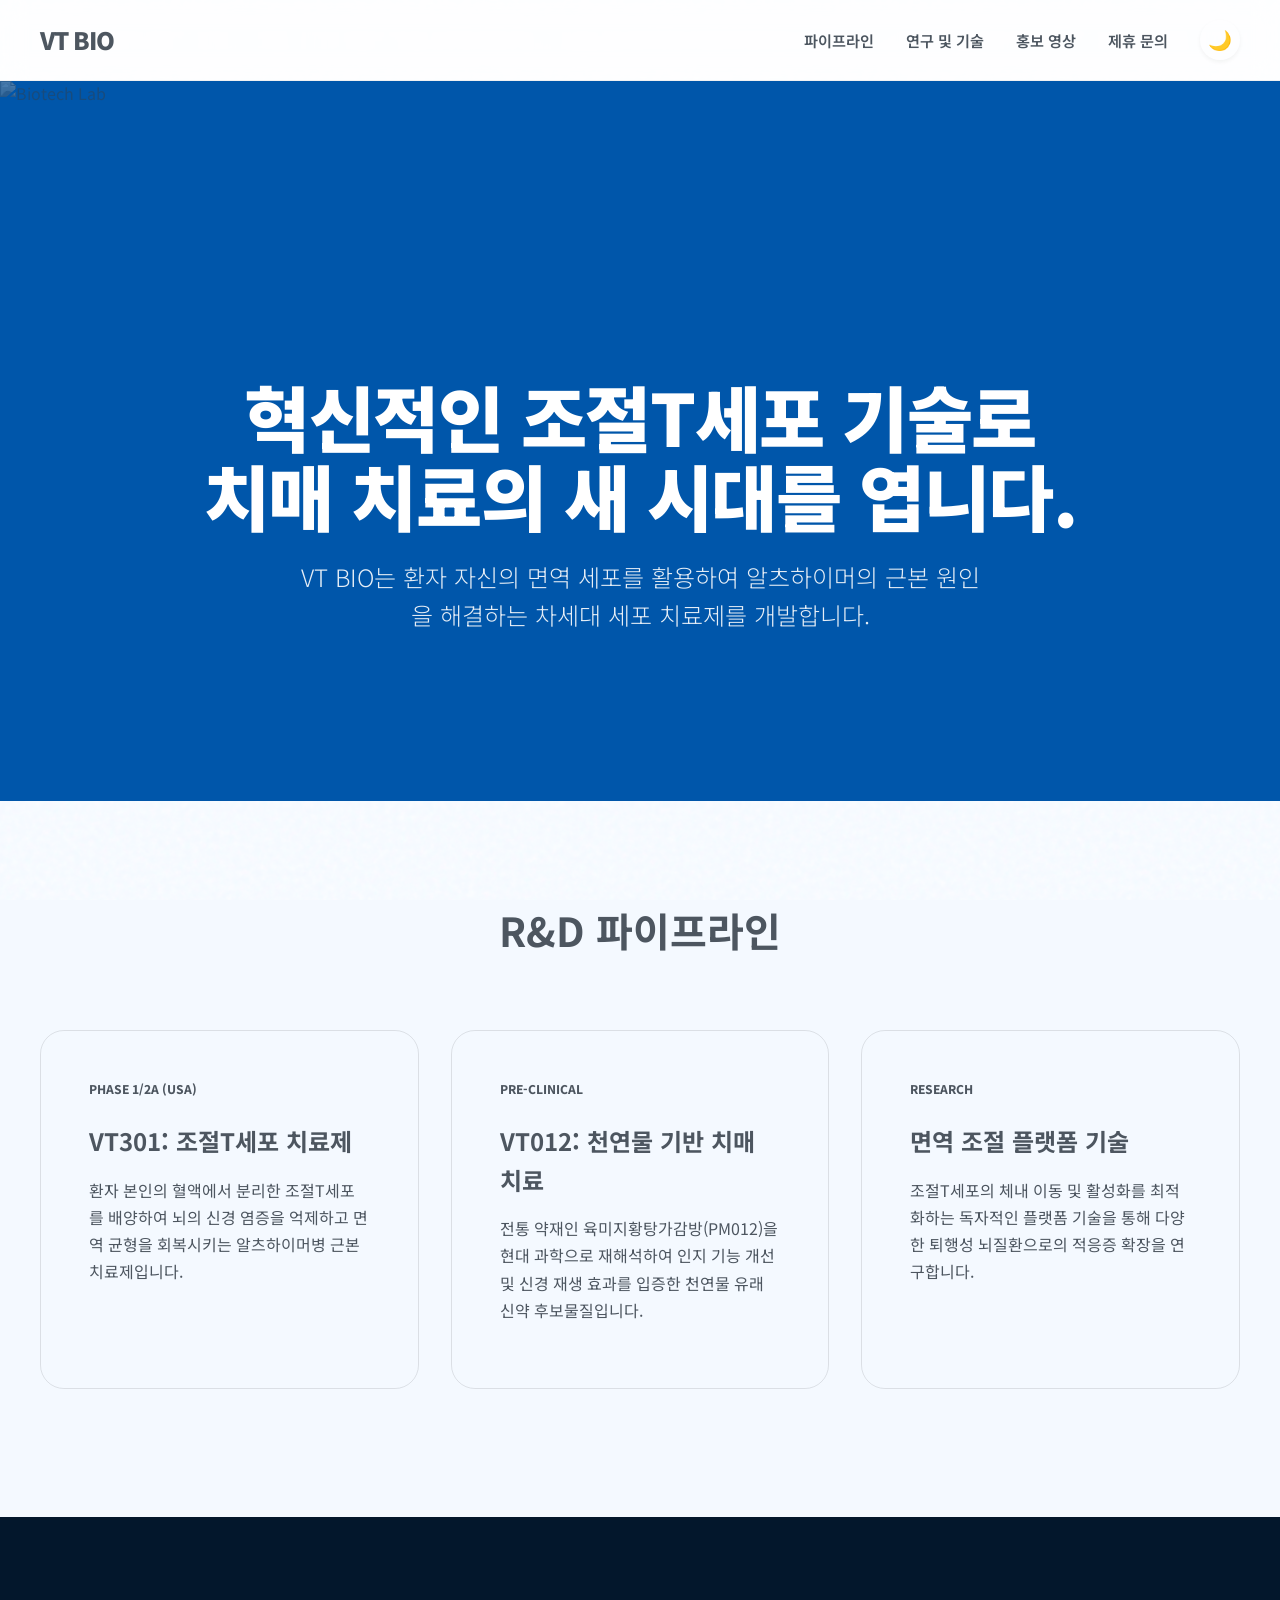
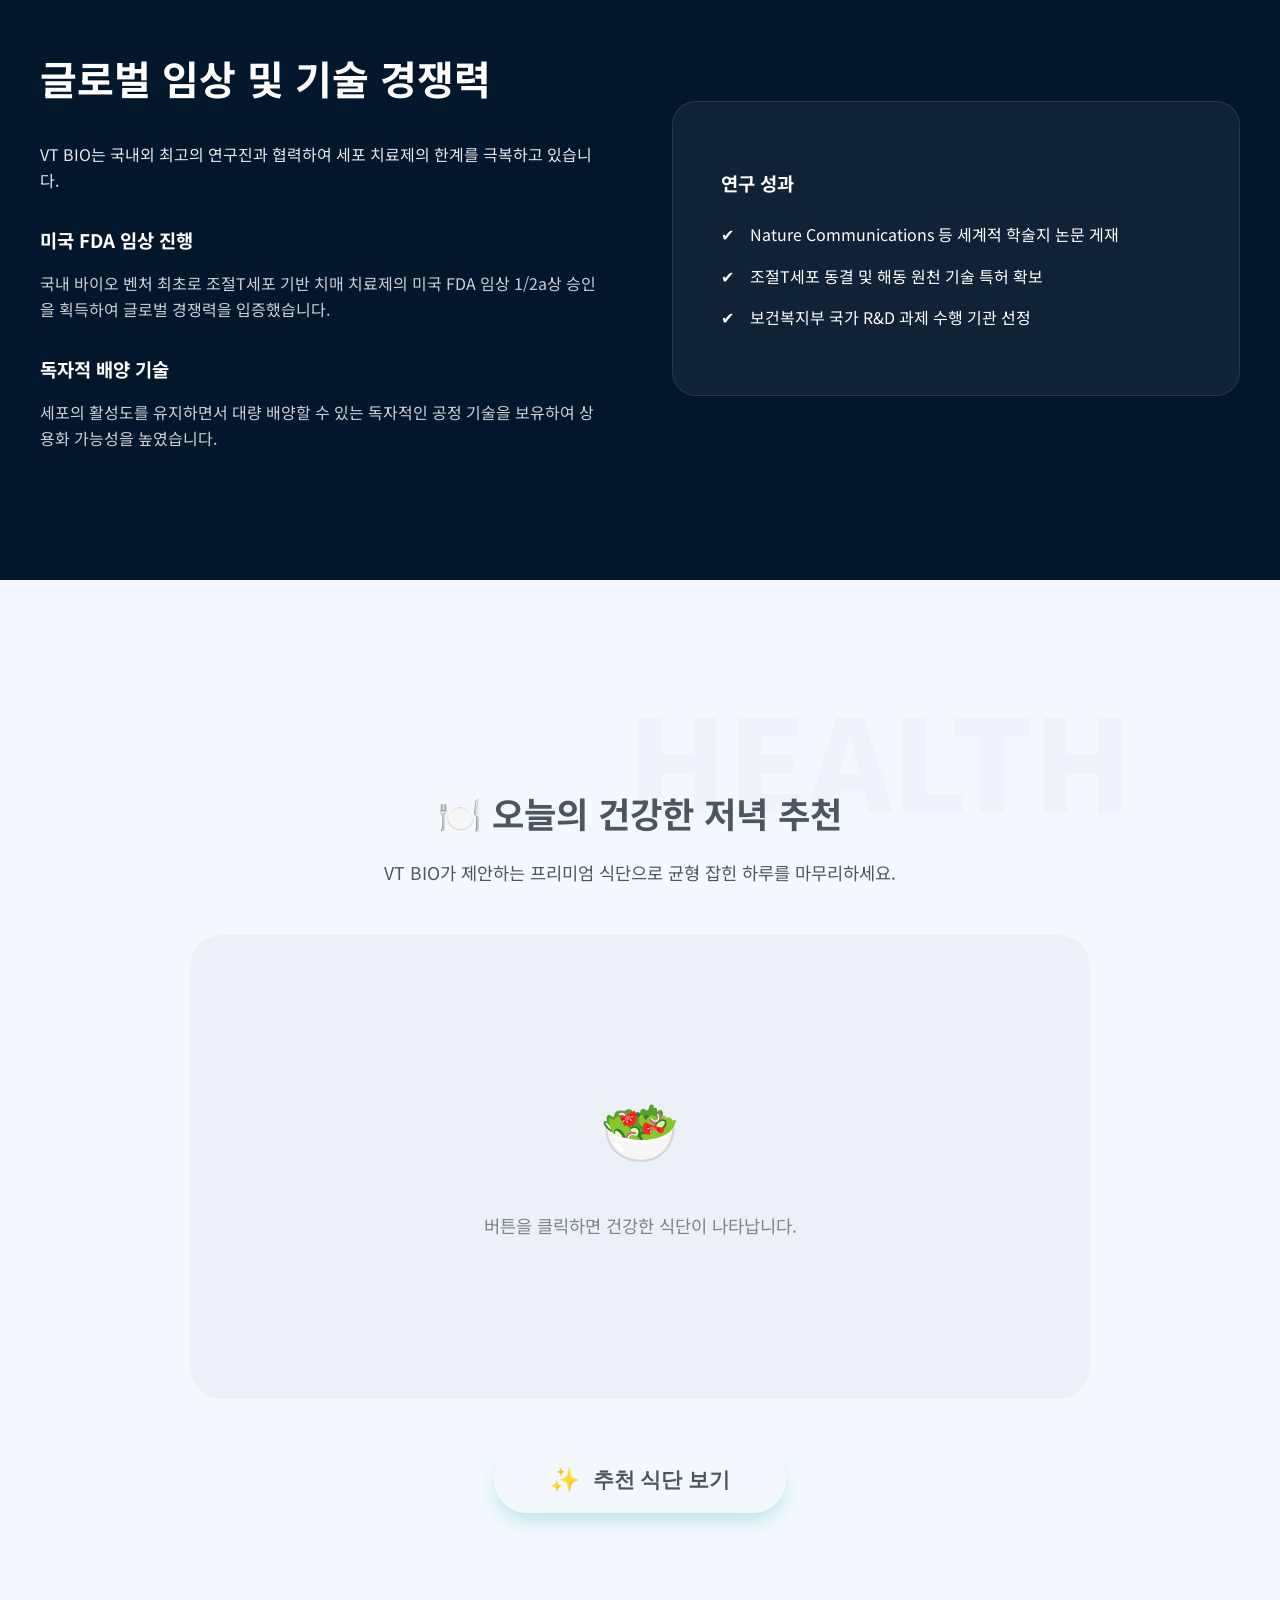
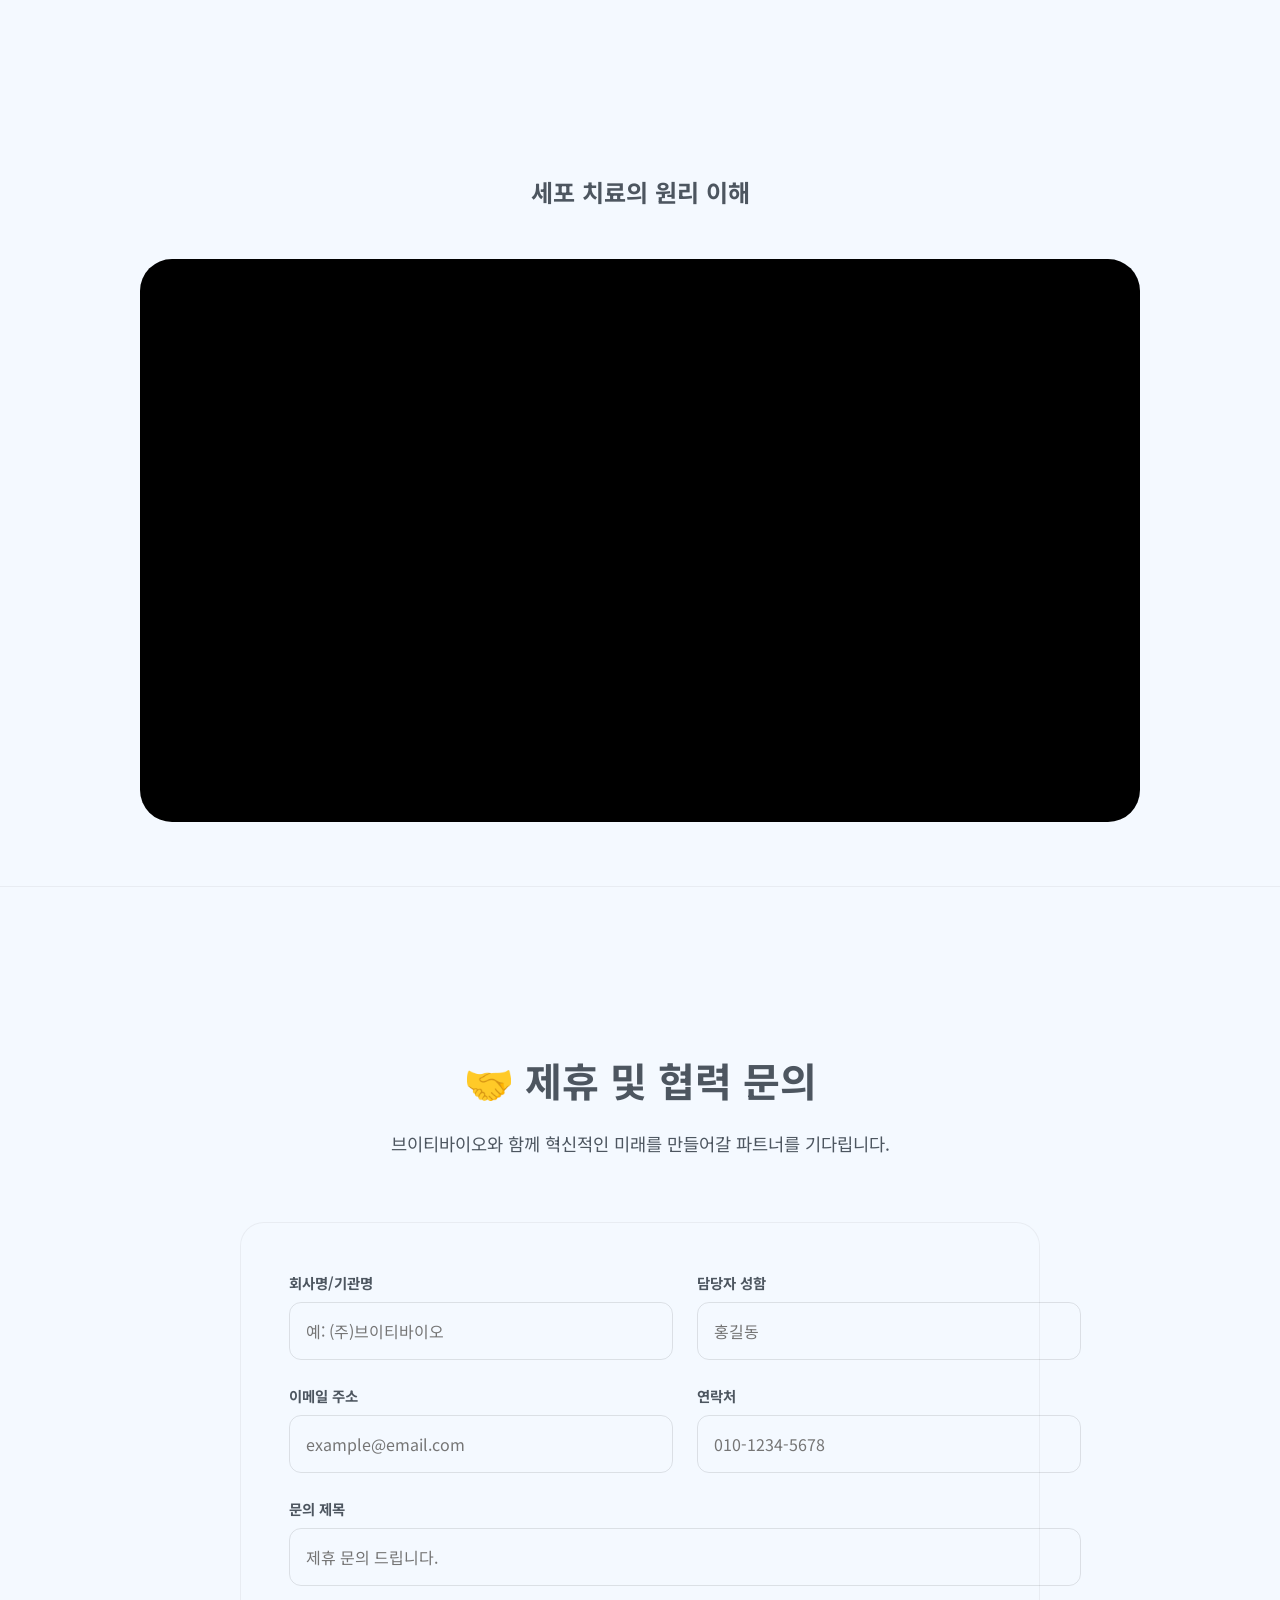
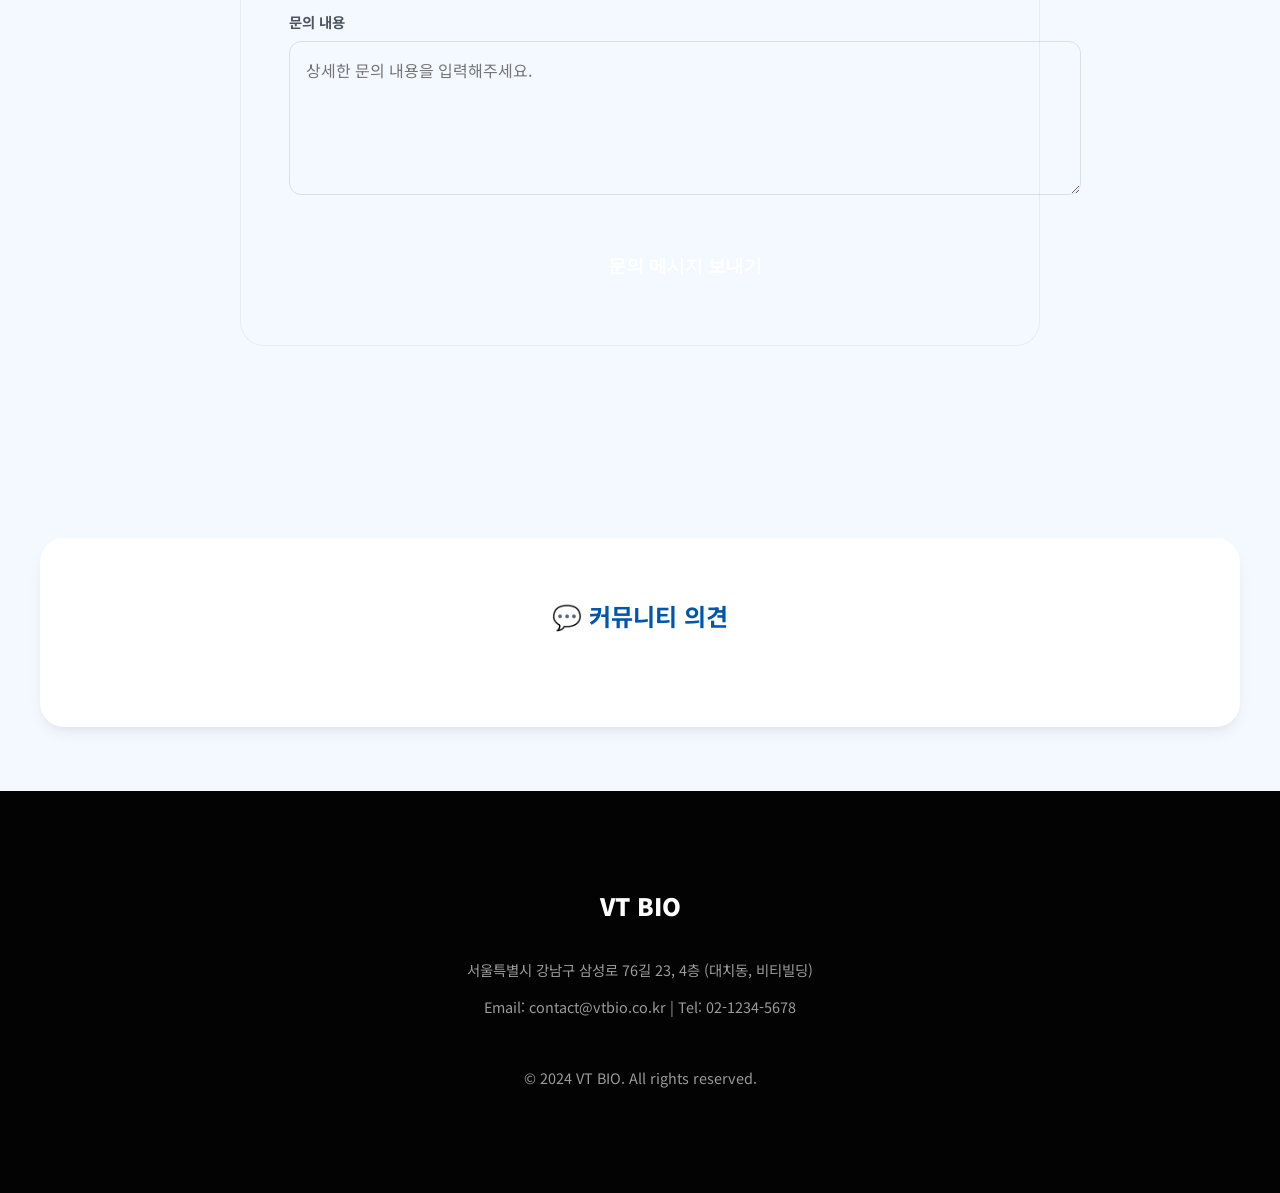
<file: index.html>
<!DOCTYPE html>
<html lang="ko">
<head>
    <meta charset="UTF-8">
    <meta name="viewport" content="width=device-width, initial-scale=1.0">

    <!-- Primary SEO -->
    <title>VT BIO | 혁신적인 조절T세포 치료제 - 알츠하이머 세포 치료제 개발</title>
    <meta name="description" content="VT BIO는 환자 자신의 면역 세포를 활용한 조절T세포(Treg) 기반 알츠하이머 치료제를 개발합니다. 미국 FDA 임상 1/2a상 승인 획득, 국내 바이오 벤처 최초 글로벌 임상 진행.">
    <meta name="keywords" content="VT BIO, 브이티바이오, 조절T세포, Treg, 알츠하이머, 치매 치료제, 세포 치료제, 면역 세포 치료, 신경 염증, FDA 임상, 바이오텍">
    <meta name="robots" content="index, follow">
    <link rel="canonical" href="https://ddbread.com/">

    <!-- Open Graph (SNS 공유용) -->
    <meta property="og:type" content="website">
    <meta property="og:url" content="https://ddbread.com/">
    <meta property="og:title" content="VT BIO | 혁신적인 조절T세포 치료제">
    <meta property="og:description" content="환자 자신의 면역 세포를 활용해 알츠하이머의 근본 원인을 해결하는 차세대 세포 치료제를 개발합니다. 미국 FDA 임상 1/2a상 승인 획득.">
    <meta property="og:image" content="https://ddbread.com/og-image.png">
    <meta property="og:locale" content="ko_KR">
    <meta property="og:site_name" content="VT BIO">

    <!-- Twitter Card -->
    <meta name="twitter:card" content="summary_large_image">
    <meta name="twitter:title" content="VT BIO | 혁신적인 조절T세포 치료제">
    <meta name="twitter:description" content="환자 자신의 면역 세포를 활용해 알츠하이머의 근본 원인을 해결하는 차세대 세포 치료제를 개발합니다.">
    <meta name="twitter:image" content="https://ddbread.com/og-image.png">

    <!-- JSON-LD 구조화 데이터 -->
    <script type="application/ld+json">
    {
      "@context": "https://schema.org",
      "@type": "Organization",
      "name": "VT BIO",
      "alternateName": "브이티바이오",
      "url": "https://ddbread.com/",
      "logo": "https://ddbread.com/favicon.ico",
      "description": "조절T세포(Treg) 기반 알츠하이머 치매 치료제를 개발하는 바이오텍 기업. 미국 FDA 임상 1/2a상 승인 획득.",
      "address": {
        "@type": "PostalAddress",
        "streetAddress": "삼성로 76길 23, 4층 (대치동, 비티빌딩)",
        "addressLocality": "강남구",
        "addressRegion": "서울특별시",
        "addressCountry": "KR"
      },
      "contactPoint": {
        "@type": "ContactPoint",
        "email": "contact@vtbio.co.kr",
        "telephone": "+82-2-1234-5678",
        "contactType": "customer service",
        "availableLanguage": "Korean"
      },
      "sameAs": []
    }
    </script>

    <link rel="icon" href="favicon.ico" type="image/x-icon">
    <link rel="stylesheet" href="style.css">
    <!-- Google Fonts: preload로 렌더 블로킹 제거 -->
    <link rel="preconnect" href="https://fonts.googleapis.com">
    <link rel="preconnect" href="https://fonts.gstatic.com" crossorigin>
    <link rel="preload" as="style" href="https://fonts.googleapis.com/css2?family=Noto+Sans+KR:wght@100..900&display=swap" onload="this.onload=null;this.rel='stylesheet'">
    <noscript><link rel="stylesheet" href="https://fonts.googleapis.com/css2?family=Noto+Sans+KR:wght@100..900&display=swap"></noscript>

    <!-- Google tag (gtag.js) -->
    <script async src="https://www.googletagmanager.com/gtag/js?id=G-9YC3QWQ4EG"></script>
    <script>
      window.dataLayer = window.dataLayer || [];
      function gtag(){dataLayer.push(arguments);}
      gtag('js', new Date());
      gtag('config', 'G-9YC3QWQ4EG');
    </script>
</head>
<body>
    <!-- SEO용 정적 콘텐츠 (검색엔진 크롤러가 읽는 콘텐츠) -->
    <div id="seo-content" style="position:absolute;width:1px;height:1px;overflow:hidden;clip:rect(0,0,0,0);white-space:nowrap;">
      <h1>혁신적인 조절T세포 기술로 치매 치료의 새 시대를 엽니다</h1>
      <p>VT BIO는 환자 자신의 면역 세포를 활용하여 알츠하이머의 근본 원인을 해결하는 차세대 세포 치료제를 개발합니다.</p>
      <h2>R&D 파이프라인</h2>
      <h3>VT301: 조절T세포 치료제 (Phase 1/2a, USA)</h3>
      <p>환자 본인의 혈액에서 분리한 조절T세포를 배양하여 뇌의 신경 염증을 억제하고 면역 균형을 회복시키는 알츠하이머병 근본 치료제입니다.</p>
      <h3>VT012: 천연물 기반 치매 치료 (Pre-clinical)</h3>
      <p>전통 약재인 육미지황탕가감방(PM012)을 현대 과학으로 재해석하여 인지 기능 개선 및 신경 재생 효과를 입증한 천연물 유래 신약 후보물질입니다.</p>
      <h3>면역 조절 플랫폼 기술 (Research)</h3>
      <p>조절T세포의 체내 이동 및 활성화를 최적화하는 독자적인 플랫폼 기술을 통해 다양한 퇴행성 뇌질환으로의 적응증 확장을 연구합니다.</p>
      <h2>글로벌 임상 및 기술 경쟁력</h2>
      <p>VT BIO는 국내외 최고의 연구진과 협력하여 세포 치료제의 한계를 극복하고 있습니다. 국내 바이오 벤처 최초로 조절T세포 기반 치매 치료제의 미국 FDA 임상 1/2a상 승인을 획득했습니다.</p>
    </div>

    <main-header></main-header>
    <hero-section></hero-section>

    <pipeline-section></pipeline-section>
    <research-section></research-section>
    <dinner-recommendation></dinner-recommendation>
    <video-section></video-section>
    <partnership-section></partnership-section>
    <disqus-comments></disqus-comments>

    <main-footer></main-footer>
    <script src="main.js"></script>
    <!-- Microsoft Clarity: body 끝으로 이동해 렌더 블로킹 제거 -->
    <script>
        window.addEventListener('load', function() {
            (function(c,l,a,r,i,t,y){
                c[a]=c[a]||function(){(c[a].q=c[a].q||[]).push(arguments)};
                t=l.createElement(r);t.async=1;t.src="https://www.clarity.ms/tag/"+i;
                y=l.getElementsByTagName(r)[0];y.parentNode.insertBefore(t,y);
            })(window, document, "clarity", "script", "w1686dx9es");
        });
    </script>
</body>
</html>
</file>
<file: style.css>
:root {
    /* Modern OKLCH Colors (Light Mode) */
    --primary: oklch(45.2% 0.16 250.2); /* Deep Trustworthy Blue */
    --accent: oklch(65% 0.15 190.1);  /* Medical Teal/Aqua */
    --bg-main: oklch(98% 0.01 250);   /* Near White with a hint of cool blue */
    --bg-surface: oklch(100% 0 0);    /* Pure White */
    --text-bold: oklch(25% 0.02 250);
    --text-regular: oklch(45% 0.02 250);
    --header-bg: rgba(255, 255, 255, 0.8);
    --white: #ffffff;
    
    /* Shadows & Depth */
    --shadow-sm: 0 2px 4px oklch(0% 0 0 / 5%);
    --shadow-md: 0 8px 16px -4px oklch(0% 0 0 / 8%), 0 4px 8px -4px oklch(0% 0 0 / 4%);
    --shadow-lg: 0 20px 25px -5px oklch(0% 0 0 / 10%), 0 10px 10px -5px oklch(0% 0 0 / 4%);
    
    /* Spacing */
    --spacing-xs: 0.5rem;
    --spacing-sm: 1rem;
    --spacing-md: 2rem;
    --spacing-lg: 4rem;
    --spacing-xl: 8rem;

    transition: background-color 0.3s ease, color 0.3s ease;
}

[data-theme="dark"] {
    --primary: oklch(70% 0.12 250);   /* Brighter Blue for Dark Mode */
    --accent: oklch(75% 0.15 190);    /* Vibrant Teal */
    --bg-main: oklch(15% 0.02 250);   /* Deep Navy/Black */
    --bg-surface: oklch(20% 0.02 250); /* Darker Grey/Blue */
    --text-bold: oklch(95% 0.01 250);
    --text-regular: oklch(80% 0.02 250);
    --header-bg: rgba(21, 25, 36, 0.8);
    --shadow-sm: 0 2px 4px oklch(0% 0 0 / 30%);
    --shadow-md: 0 8px 16px -4px oklch(0% 0 0 / 40%), 0 4px 8px -4px oklch(0% 0 0 / 20%);
    --shadow-lg: 0 20px 25px -5px oklch(0% 0 0 / 50%), 0 10px 10px -5px oklch(0% 0 0 / 30%);
}

@layer base {
    * {
        box-sizing: border-box;
        margin: 0;
        padding: 0;
    }

    html {
        scroll-behavior: smooth;
    }

    body {
        font-family: 'Noto Sans KR', system-ui, -apple-system, sans-serif;
        background-color: var(--bg-main);
        color: var(--text-regular);
        line-height: 1.6;
        overflow-x: hidden;
        /* Subtle noise texture */
        background-image: url("data:image/svg+xml,%3Csvg viewBox='0 0 200 200' xmlns='http://www.w3.org/2000/svg'%3E%3Cfilter id='noiseFilter'%3E%3CfeTurbulence type='fractalNoise' baseFrequency='0.65' numOctaves='3' stitchTiles='stitch'/%3E%3C/filter%3E%3Crect width='100%25' height='100%25' filter='url(%23noiseFilter)'/%3E%3C/svg%3E");
        background-blend-mode: overlay;
        background-attachment: fixed;
    }

    h1, h2, h3 {
        color: var(--text-bold);
        font-weight: 700;
        line-height: 1.2;
    }

    a {
        text-decoration: none;
        color: inherit;
        transition: all 0.3s ease;
    }
}

.container {
    max-width: 1200px;
    margin: 0 auto;
    padding: 0 var(--spacing-md);
}

/* Global utility for consistent section spacing */
section {
    padding: var(--spacing-lg) 0;
}

/* Animations */
@keyframes fadeIn {
    from { opacity: 0; transform: translateY(20px); }
    to { opacity: 1; transform: translateY(0); }
}

.animate-in {
    animation: fadeIn 0.8s cubic-bezier(0.16, 1, 0.3, 1) forwards;
}
</file>
